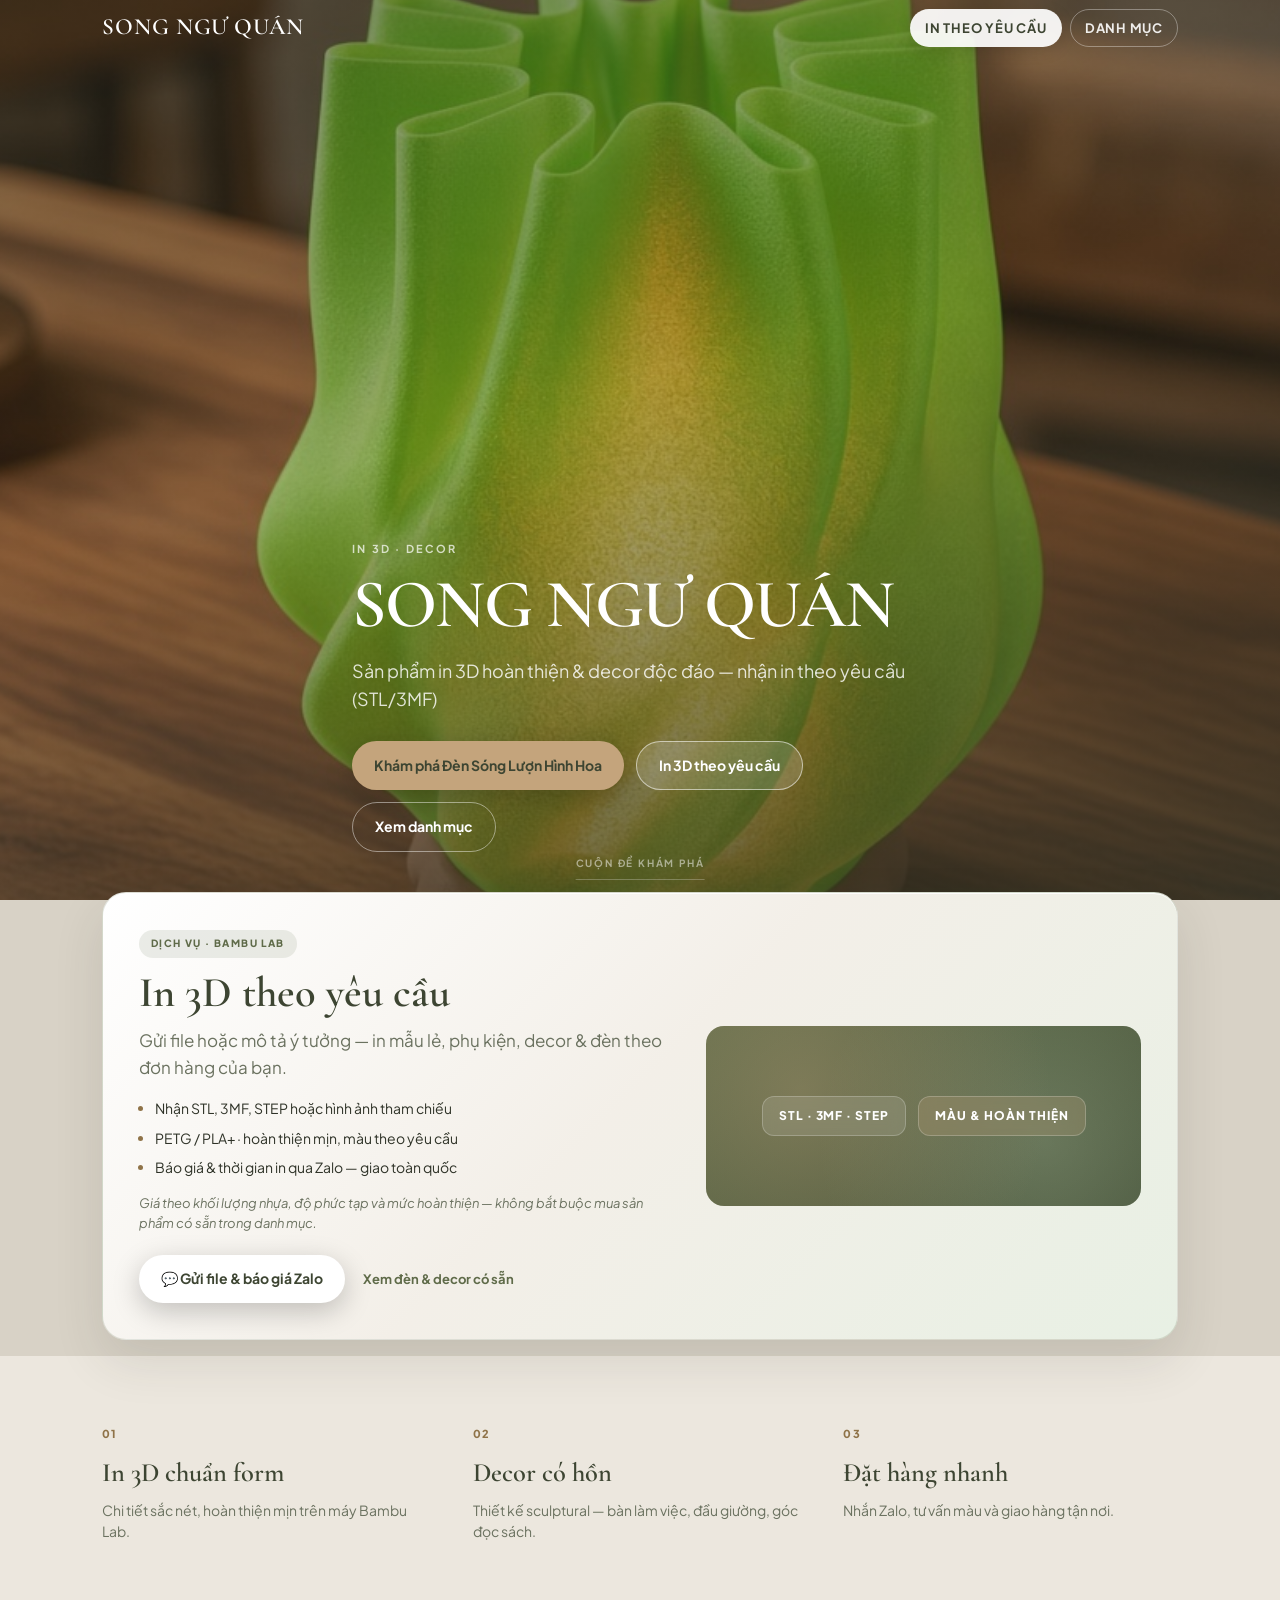
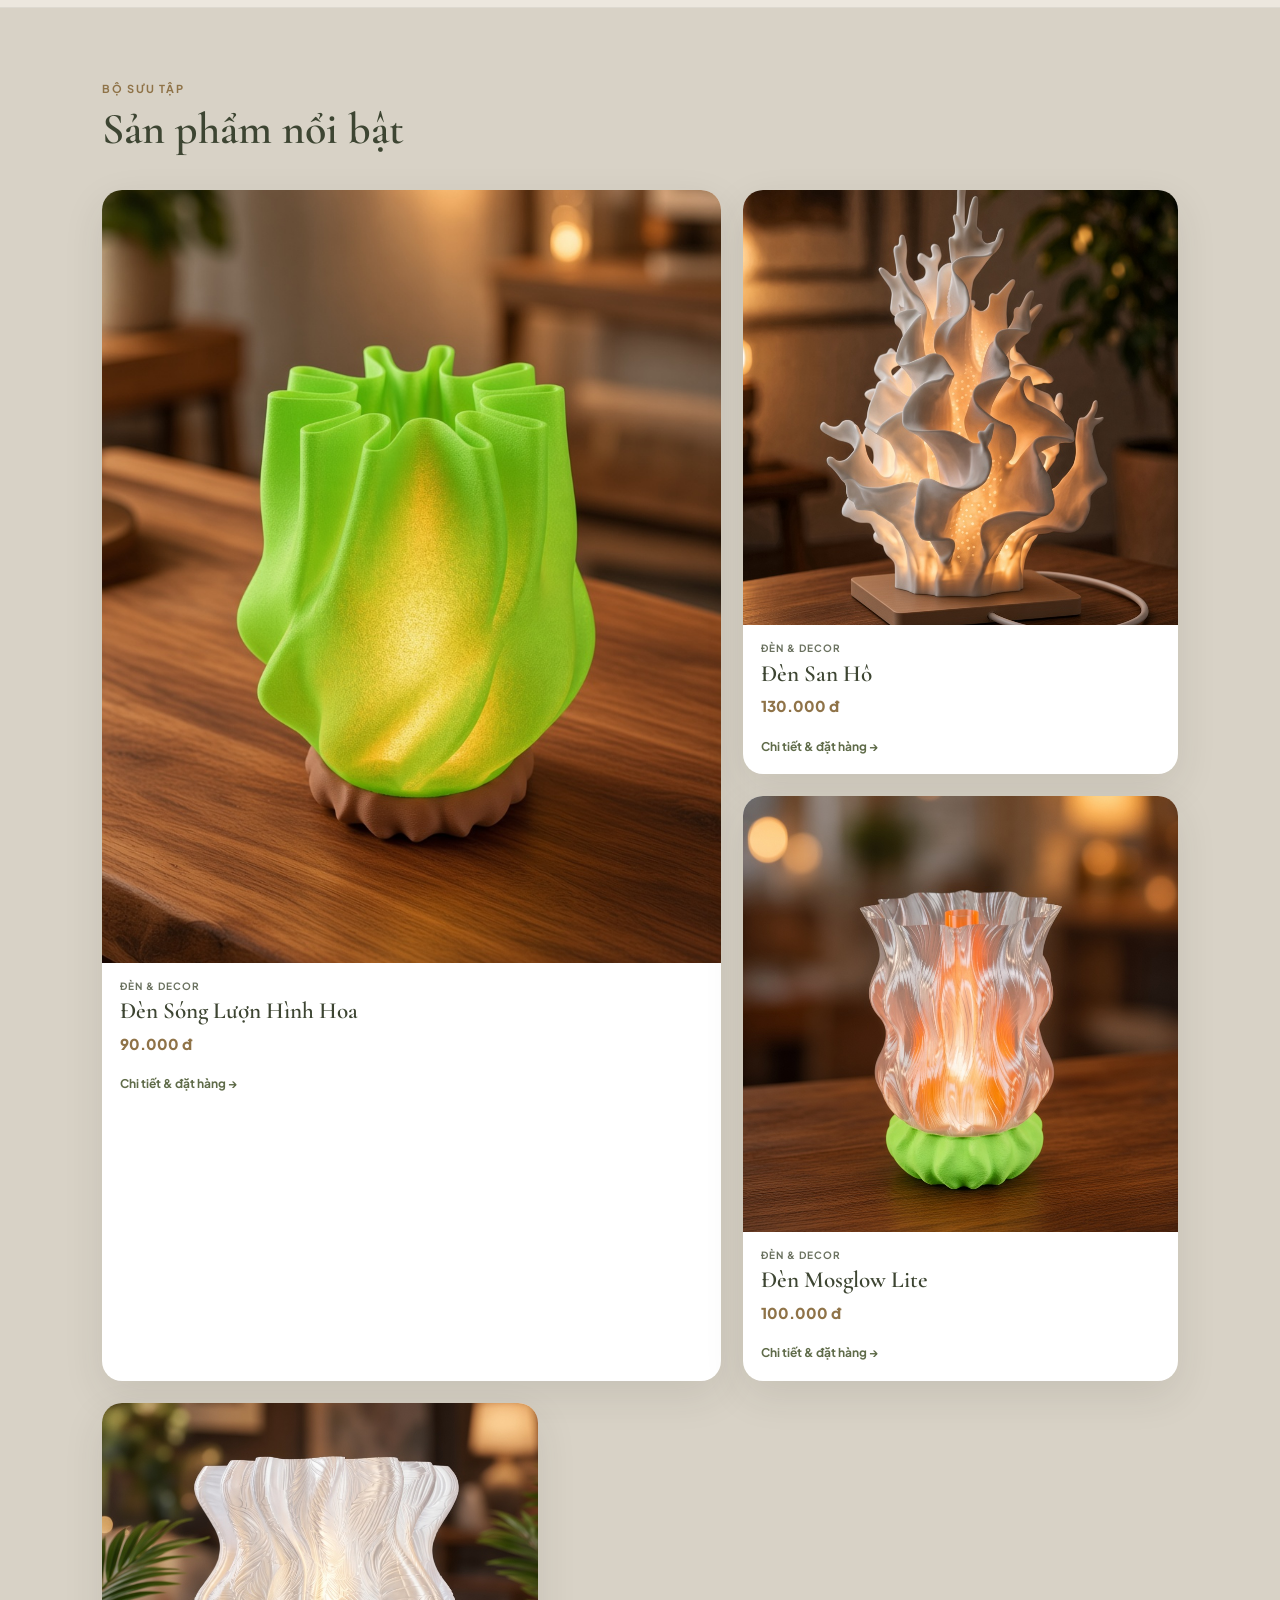
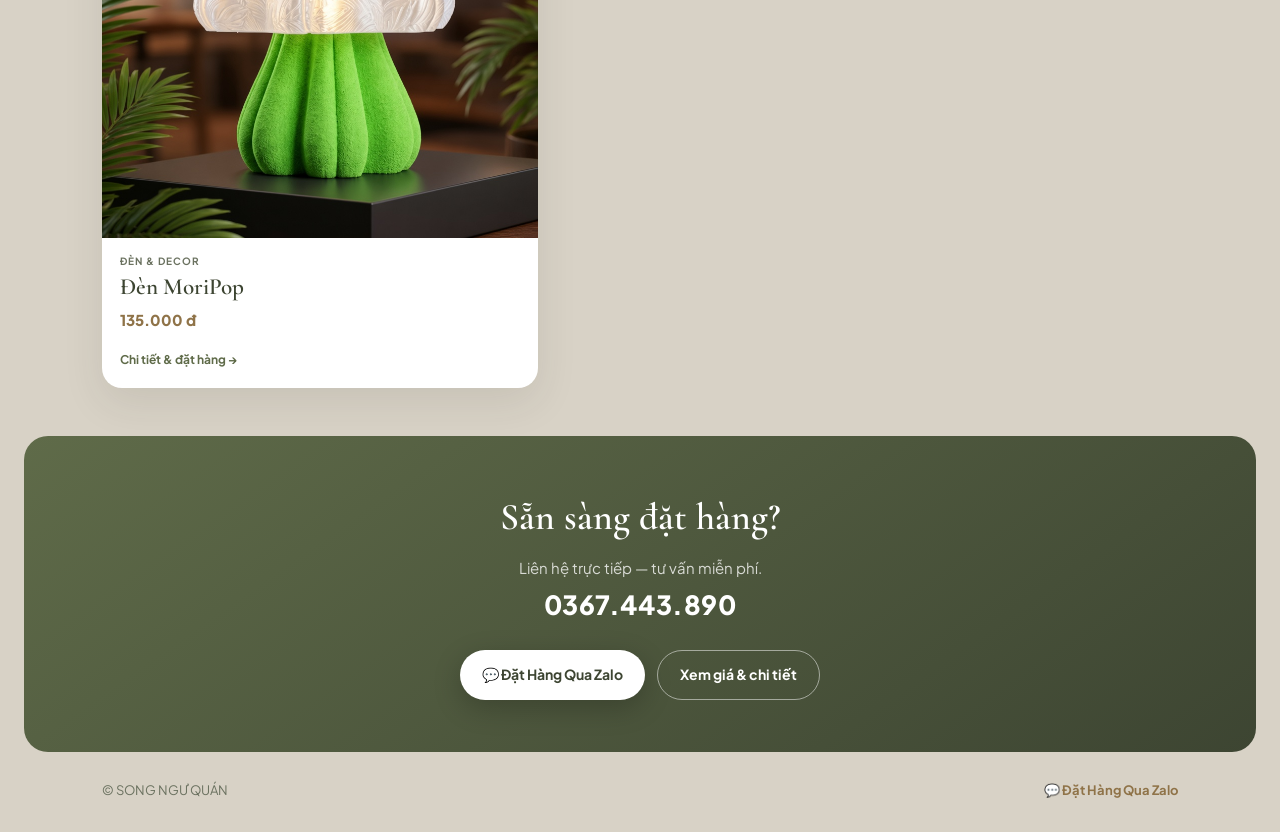
<file: index.html>
<!DOCTYPE html>
<html lang="vi">
<head>
  <meta charset="UTF-8" />
  <meta name="viewport" content="width=device-width, initial-scale=1.0" />
  <script>
    window.__CATALOG_ASSET_BASE__ = (function () {
      var host = location.hostname;
      if (/\.github\.io$/i.test(host)) {
        var parts = location.pathname.split('/').filter(Boolean);
        if (parts[0]) return '/' + parts[0] + '/';
      }
      var path = location.pathname;
      if (/\.html?$/i.test(path)) return path.slice(0, path.lastIndexOf('/') + 1);
      if (path.endsWith('/')) return path;
      if (/^\/[^/]+$/.test(path)) {
        var page = path.slice(1).toLowerCase();
        if (page === 'catalog' || page === 'index' || page === 'qr') return '/';
        return path + '/';
      }
      return '/';
    })();
  </script>
  <title>Song Ngư Quán</title>
  <link rel="preconnect" href="https://fonts.googleapis.com">
  <link rel="preconnect" href="https://fonts.gstatic.com" crossorigin>
  <link href="https://fonts.googleapis.com/css2?family=Cormorant+Garamond:ital,wght@0,500;0,600;1,500&family=Plus+Jakarta+Sans:wght@400;500;600;700;800&display=swap" rel="stylesheet">
  <link rel="stylesheet" href="assets/css/home.css" id="home-css" />
  <script>
    (function () {
      var base = window.__CATALOG_ASSET_BASE__;
      document.getElementById('home-css').href = base + 'assets/css/home.css?v=4';
    })();
  </script>
</head>
<body class="theme-home">

  <header class="home-nav" id="home-nav">
    <div class="home-container home-nav-inner">
      <a class="home-nav-brand" id="nav-brand" href="#">SONG NGƯ QUÁN</a>
      <nav class="home-nav-actions">
        <a class="home-nav-link home-nav-link--accent" id="home-nav-custom-print" href="#home-custom-print">In theo yêu cầu</a>
        <a class="home-nav-link" id="home-nav-catalog" href="catalog.html">Danh mục</a>
      </nav>
    </div>
  </header>

  <section class="home-hero" id="home-hero" aria-labelledby="home-title">
    <div class="home-hero-bg" id="home-hero-bg" aria-hidden="true"></div>
    <div class="home-hero-scrim" aria-hidden="true"></div>
    <div class="home-container home-hero-content">
      <p class="home-eyebrow" id="home-eyebrow" data-reveal>In 3D · Decor</p>
      <h1 id="home-title" data-reveal>…</h1>
      <p class="home-lead" id="home-lead" data-reveal>Đang tải…</p>
      <div class="home-hero-actions" data-reveal>
        <a class="home-cta-primary" id="home-hero-product" href="catalog.html">Khám phá sản phẩm</a>
        <a class="home-cta-primary home-cta-primary--outline" id="home-hero-custom-print" href="#home-custom-print">In 3D theo yêu cầu</a>
        <a class="home-cta-secondary" id="home-catalog-link" href="catalog.html">Xem danh mục</a>
      </div>
    </div>
    <p class="home-scroll-cue" aria-hidden="true"><span>Cuộn để khám phá</span></p>
  </section>

  <section class="home-custom-print" id="home-custom-print" aria-labelledby="home-custom-print-title" hidden>
    <div class="home-container home-custom-print-inner" id="home-custom-print-root" data-reveal></div>
  </section>

  <section class="home-trust" aria-label="Cam kết chất lượng">
    <div class="home-container home-trust-grid">
      <div class="home-trust-item" data-reveal>
        <span class="home-trust-num">01</span>
        <h2>In 3D chuẩn form</h2>
        <p>Chi tiết sắc nét, hoàn thiện mịn trên máy Bambu Lab.</p>
      </div>
      <div class="home-trust-item" data-reveal>
        <span class="home-trust-num">02</span>
        <h2>Decor có hồn</h2>
        <p>Thiết kế sculptural — bàn làm việc, đầu giường, góc đọc sách.</p>
      </div>
      <div class="home-trust-item" data-reveal>
        <span class="home-trust-num">03</span>
        <h2>Đặt hàng nhanh</h2>
        <p>Nhắn Zalo, tư vấn màu và giao hàng tận nơi.</p>
      </div>
    </div>
  </section>

  <section class="home-collection" aria-labelledby="home-collection-title">
    <div class="home-container">
      <header class="home-section-head" data-reveal>
        <p class="home-section-eyebrow">Bộ sưu tập</p>
        <h2 id="home-collection-title">Sản phẩm nổi bật</h2>
      </header>
      <div id="home-root">
        <p class="home-loading">Đang tải bộ sưu tập…</p>
      </div>
    </div>
  </section>

  <section class="home-cta-band" id="home-cta-band" data-reveal>
    <div class="home-container home-cta-band-inner">
      <h2>Sẵn sàng đặt hàng?</h2>
      <p id="home-cta-lead">Liên hệ trực tiếp — tư vấn miễn phí.</p>
      <p class="home-cta-phone" id="home-cta-phone"></p>
      <div class="home-cta-band-actions">
        <a class="home-cta-primary home-cta-primary--dark" id="home-cta-zalo" href="#" target="_blank" rel="noopener noreferrer">Đặt qua Zalo</a>
        <a class="home-cta-secondary home-cta-secondary--dark" id="home-cta-catalog" href="catalog.html">Xem giá &amp; chi tiết</a>
      </div>
    </div>
  </section>

  <footer class="home-footer">
    <div class="home-container home-footer-inner">
      <p class="home-footer-copy" id="home-footer-copy">© Song Ngư Quán</p>
      <a id="home-footer-zalo" href="#" target="_blank" rel="noopener noreferrer">Liên hệ Zalo</a>
    </div>
  </footer>

  <script>
    (function () {
      var base = window.__CATALOG_ASSET_BASE__;
      var catalogHref = base + 'catalog.html';
      document.getElementById('home-catalog-link').href = catalogHref;
      document.getElementById('home-nav-catalog').href = catalogHref;
      document.getElementById('home-cta-catalog').href = catalogHref;
      var s = document.createElement('script');
      s.src = base + 'assets/js/home.js?v=3';
      s.defer = true;
      document.body.appendChild(s);
    })();
  </script>
</body>
</html>
</file>
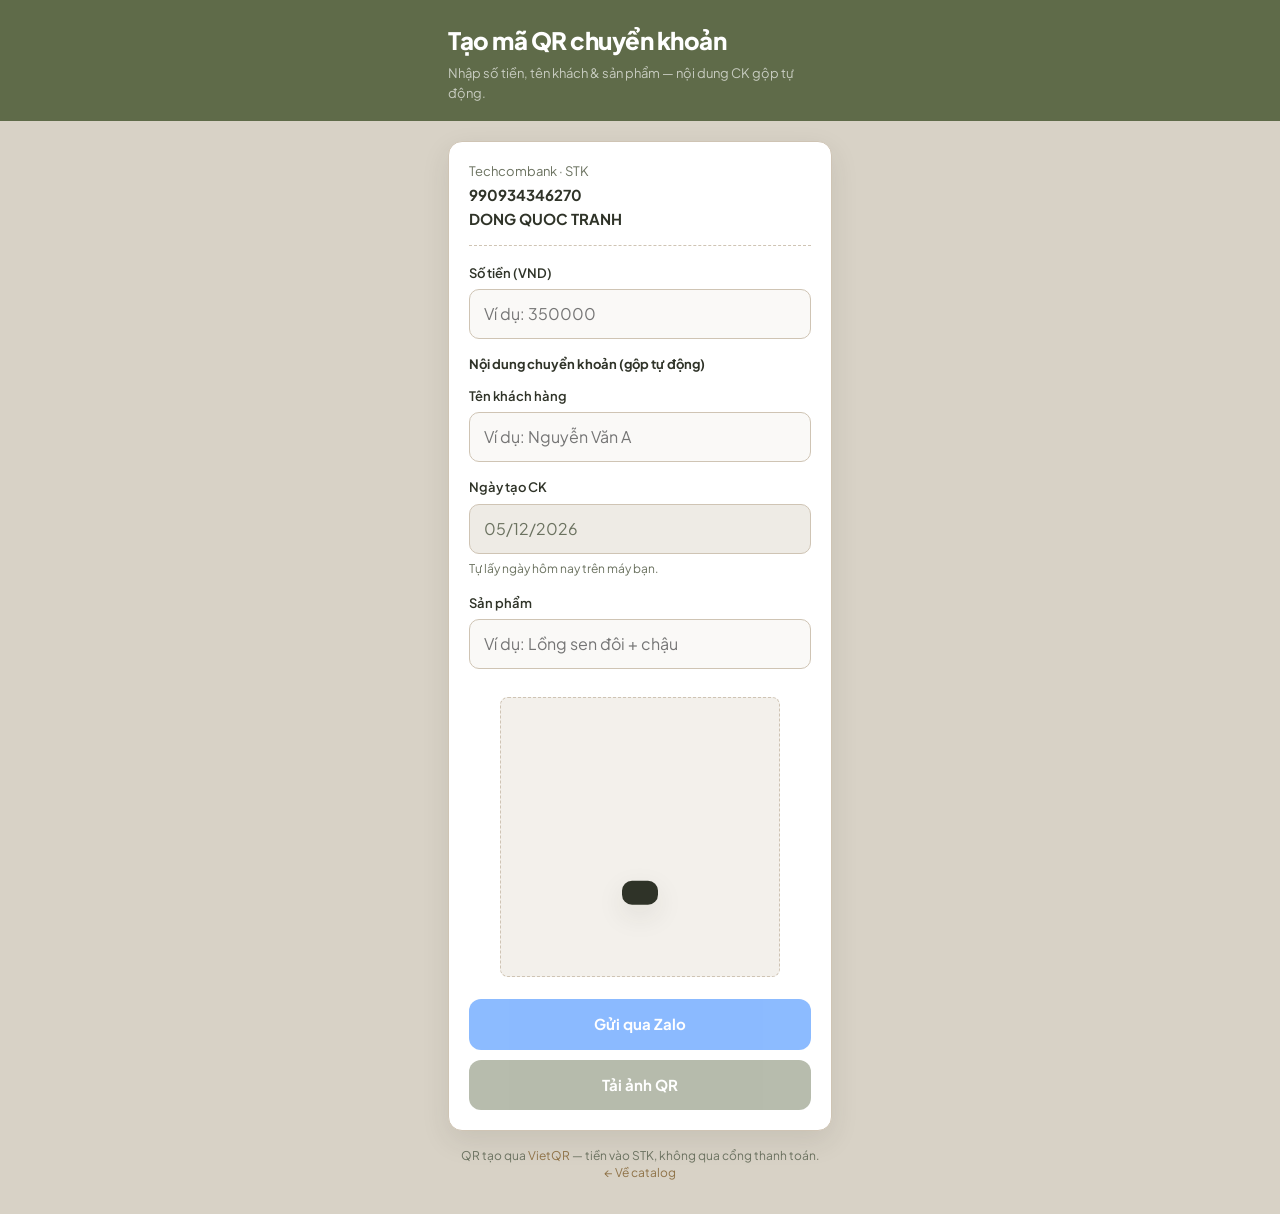
<file: qr/index.html>
<!DOCTYPE html>
<html lang="vi">
<head>
  <meta charset="UTF-8" />
  <meta name="viewport" content="width=device-width, initial-scale=1.0" />
  <meta name="robots" content="noindex, nofollow" />
  <title>Song Ngư Quán — Tạo VietQR</title>
  <link rel="preconnect" href="https://fonts.googleapis.com">
  <link rel="preconnect" href="https://fonts.gstatic.com" crossorigin>
  <link href="https://fonts.googleapis.com/css2?family=Plus+Jakarta+Sans:wght@400;600;700;800&display=swap" rel="stylesheet">
  <link rel="stylesheet" href="../assets/css/qr.css" />
</head>
<body>
  <header class="qr-hero">
    <div class="qr-wrap">
      <h1>Tạo mã QR chuyển khoản</h1>
      <p>Nhập số tiền, tên khách & sản phẩm — nội dung CK gộp tự động.</p>
    </div>
  </header>

  <main class="qr-wrap">
    <section class="qr-card" aria-labelledby="qr-form-title">
      <h2 id="qr-form-title" class="visually-hidden">Thông tin chuyển khoản</h2>

      <div class="qr-bank">
        Techcombank · STK <strong>990934346270</strong>
        <strong>DONG QUOC TRANH</strong>
      </div>

      <form id="qr-form" novalidate>
        <div class="qr-field">
          <label for="amount">Số tiền (VND)</label>
          <input
            id="amount"
            name="amount"
            type="text"
            inputmode="numeric"
            autocomplete="off"
            placeholder="Ví dụ: 350000"
            required
          />
          <p class="hint" id="amount-display"></p>
        </div>

        <fieldset class="qr-fieldset">
          <legend>Nội dung chuyển khoản (gộp tự động)</legend>
          <div class="qr-field">
            <label for="customerName">Tên khách hàng</label>
            <input
              id="customerName"
              name="customerName"
              type="text"
              autocomplete="name"
              placeholder="Ví dụ: Nguyễn Văn A"
              required
            />
          </div>
          <div class="qr-field">
            <label for="transferDate">Ngày tạo CK</label>
            <input id="transferDate" name="transferDate" type="text" readonly tabindex="-1" />
            <p class="hint">Tự lấy ngày hôm nay trên máy bạn.</p>
          </div>
          <div class="qr-field">
            <label for="product">Sản phẩm</label>
            <input
              id="product"
              name="product"
              type="text"
              autocomplete="off"
              placeholder="Ví dụ: Lồng sen đôi + chậu"
              required
            />
          </div>
        </fieldset>
      </form>

      <div class="qr-preview" id="qr-preview" aria-live="polite">
        <div class="placeholder" id="qr-placeholder" aria-hidden="true"></div>
        <img id="qr-image" alt="Mã VietQR chuyển khoản" hidden />
      </div>

      <dl class="qr-summary" id="qr-summary" hidden>
        <dt>Số tiền</dt>
        <dd id="sum-amount">—</dd>
        <dt>Nội dung CK</dt>
        <dd id="sum-addInfo">—</dd>
      </dl>

      <div class="qr-actions qr-actions--duo">
        <button type="button" class="qr-btn qr-btn-primary" id="btn-zalo" disabled>
          Gửi qua Zalo
        </button>
        <button type="button" class="qr-btn qr-btn-secondary" id="btn-download" disabled>
          Tải ảnh QR
        </button>
      </div>
    </section>

    <p class="qr-foot">
      QR tạo qua <a href="https://vietqr.io" target="_blank" rel="noopener">VietQR</a> — tiền vào STK, không qua cổng thanh toán.
      <br />
      <a href="../index.html">← Về catalog</a>
    </p>
  </main>

  <div class="qr-toast" id="toast" role="status" aria-live="polite"></div>

  <style>
    .visually-hidden {
      position: absolute;
      width: 1px;
      height: 1px;
      padding: 0;
      margin: -1px;
      overflow: hidden;
      clip: rect(0, 0, 0, 0);
      border: 0;
    }
  </style>

  <script>
    (function () {
      var BANK_ID = '970407';
      var ACCOUNT_NO = '990934346270';
      var ACCOUNT_NAME = 'DONG QUOC TRANH';
      var TEMPLATE = 'compact2';

      var amountInput = document.getElementById('amount');
      var customerInput = document.getElementById('customerName');
      var productInput = document.getElementById('product');
      var transferDateInput = document.getElementById('transferDate');
      var amountDisplay = document.getElementById('amount-display');
      var qrImage = document.getElementById('qr-image');
      var qrPlaceholder = document.getElementById('qr-placeholder');
      var qrSummary = document.getElementById('qr-summary');
      var sumAmount = document.getElementById('sum-amount');
      var sumAddInfo = document.getElementById('sum-addInfo');
      var btnZalo = document.getElementById('btn-zalo');
      var btnDownload = document.getElementById('btn-download');
      var toast = document.getElementById('toast');

      var todayMeta = (function () {
        var d = new Date();
        var dd = String(d.getDate()).padStart(2, '0');
        var mm = String(d.getMonth() + 1).padStart(2, '0');
        var yyyy = d.getFullYear();
        return {
          display: dd + '/' + mm + '/' + yyyy,
          compact: dd + mm + String(yyyy).slice(-2),
        };
      })();
      transferDateInput.value = todayMeta.display;

      var state = {
        amount: 0,
        addInfo: '',
        qrUrl: '',
        blob: null,
      };

      function parseAmount(raw) {
        var digits = String(raw || '').replace(/\D/g, '');
        if (!digits) return 0;
        var n = parseInt(digits, 10);
        return isFinite(n) && n > 0 ? n : 0;
      }

      function formatVnd(n) {
        return new Intl.NumberFormat('vi-VN').format(n) + ' ₫';
      }

      function showToast(msg) {
        toast.textContent = msg;
        toast.classList.add('is-visible');
        clearTimeout(showToast._t);
        showToast._t = setTimeout(function () {
          toast.classList.remove('is-visible');
        }, 2800);
      }

      function buildQrUrl(amount, addInfo) {
        var base =
          'https://img.vietqr.io/image/' +
          BANK_ID +
          '-' +
          ACCOUNT_NO +
          '-' +
          TEMPLATE +
          '.jpg';
        var params = new URLSearchParams();
        params.set('amount', String(amount));
        params.set('addInfo', addInfo);
        params.set('accountName', ACCOUNT_NAME);
        return base + '?' + params.toString();
      }

      function normalizePart(s) {
        return String(s || '')
          .trim()
          .replace(/\s+/g, ' ')
          .replace(/[^\w\sÀ-ỹ.-]/gi, '');
      }

      function buildAddInfo(customer, product) {
        var parts = [normalizePart(customer), todayMeta.compact, normalizePart(product)].filter(
          function (p) {
            return p.length > 0;
          }
        );
        return parts.join(' ').slice(0, 50);
      }

      function buildShareText() {
        return (
          'Song Ngư Quán — chuyển khoản\n' +
          'Số tiền: ' +
          formatVnd(state.amount) +
          '\nNội dung CK: ' +
          state.addInfo +
          '\nTK: ' +
          ACCOUNT_NO +
          ' (' +
          ACCOUNT_NAME +
          ') · Techcombank'
        );
      }

      function setButtonsEnabled(ok) {
        btnZalo.disabled = !ok;
        btnDownload.disabled = !ok;
      }

      function updateFromInputs() {
        var amount = parseAmount(amountInput.value);
        var addInfo = buildAddInfo(customerInput.value, productInput.value);

        if (amount > 0) {
          amountDisplay.textContent = formatVnd(amount);
        } else {
          amountDisplay.textContent = '';
        }

        var hasCustomer = normalizePart(customerInput.value).length > 0;
        var hasProduct = normalizePart(productInput.value).length > 0;
        var ok = amount > 0 && hasCustomer && hasProduct;
        setButtonsEnabled(ok);

        if (!ok) {
          state.amount = 0;
          state.addInfo = '';
          state.qrUrl = '';
          state.blob = null;
          qrImage.hidden = true;
          qrImage.removeAttribute('src');
          qrPlaceholder.hidden = false;
          qrSummary.hidden = true;
          return;
        }

        state.amount = amount;
        state.addInfo = addInfo;
        state.qrUrl = buildQrUrl(amount, addInfo);
        state.blob = null;

        qrPlaceholder.hidden = true;
        qrImage.hidden = false;
        qrImage.src = state.qrUrl;
        qrSummary.hidden = false;
        sumAmount.textContent = formatVnd(amount);
        sumAddInfo.textContent = addInfo;
      }

      function prefetchBlob() {
        if (!state.qrUrl) return Promise.reject(new Error('no qr'));
        if (state.blob) return Promise.resolve(state.blob);
        return fetch(state.qrUrl, { mode: 'cors' })
          .then(function (res) {
            if (!res.ok) throw new Error('fetch qr');
            return res.blob();
          })
          .then(function (blob) {
            state.blob = blob;
            return blob;
          });
      }

      function blobToFile(blob) {
        var name = 'SNQ-VietQR-' + state.addInfo.replace(/[^\w-]+/g, '_') + '.jpg';
        return new File([blob], name, { type: blob.type || 'image/jpeg' });
      }

      function shareToZalo() {
        if (!state.qrUrl) return;
        var text = buildShareText();

        prefetchBlob()
          .then(function (blob) {
            var file = blobToFile(blob);
            if (navigator.share && navigator.canShare && navigator.canShare({ files: [file] })) {
              return navigator.share({
                title: 'Chuyển khoản Song Ngư Quán',
                text: text,
                files: [file],
              });
            }
            if (navigator.clipboard && window.ClipboardItem) {
              return navigator.clipboard
                .write([new ClipboardItem({ [blob.type || 'image/jpeg']: blob })])
                .then(function () {
                  showToast('Đã copy ảnh QR — mở Zalo, dán (Ctrl+V) vào chat khách');
                });
            }
            triggerDownload(blob);
            showToast('Đã tải ảnh — gửi file vào Zalo cho khách');
          })
          .catch(function () {
            showToast('Không chia sẻ được — thử Tải ảnh QR');
          });
      }

      function triggerDownload(blob) {
        var url = URL.createObjectURL(blob);
        var a = document.createElement('a');
        a.href = url;
        a.download = blobToFile(blob).name;
        a.click();
        URL.revokeObjectURL(url);
      }

      function downloadQr() {
        prefetchBlob()
          .then(triggerDownload)
          .catch(function () {
            if (state.qrUrl) {
              window.open(state.qrUrl, '_blank', 'noopener');
              showToast('Đang mở ảnh QR — giữ để lưu (mobile)');
            }
          });
      }

      amountInput.addEventListener('input', updateFromInputs);
      customerInput.addEventListener('input', updateFromInputs);
      productInput.addEventListener('input', updateFromInputs);

      var params = new URLSearchParams(location.search);
      if (params.get('amount')) amountInput.value = params.get('amount');
      if (params.get('customer')) customerInput.value = params.get('customer');
      if (params.get('product')) productInput.value = params.get('product');
      updateFromInputs();

      btnZalo.addEventListener('click', shareToZalo);
      btnDownload.addEventListener('click', downloadQr);
    })();
  </script>
</body>
</html>
</file>
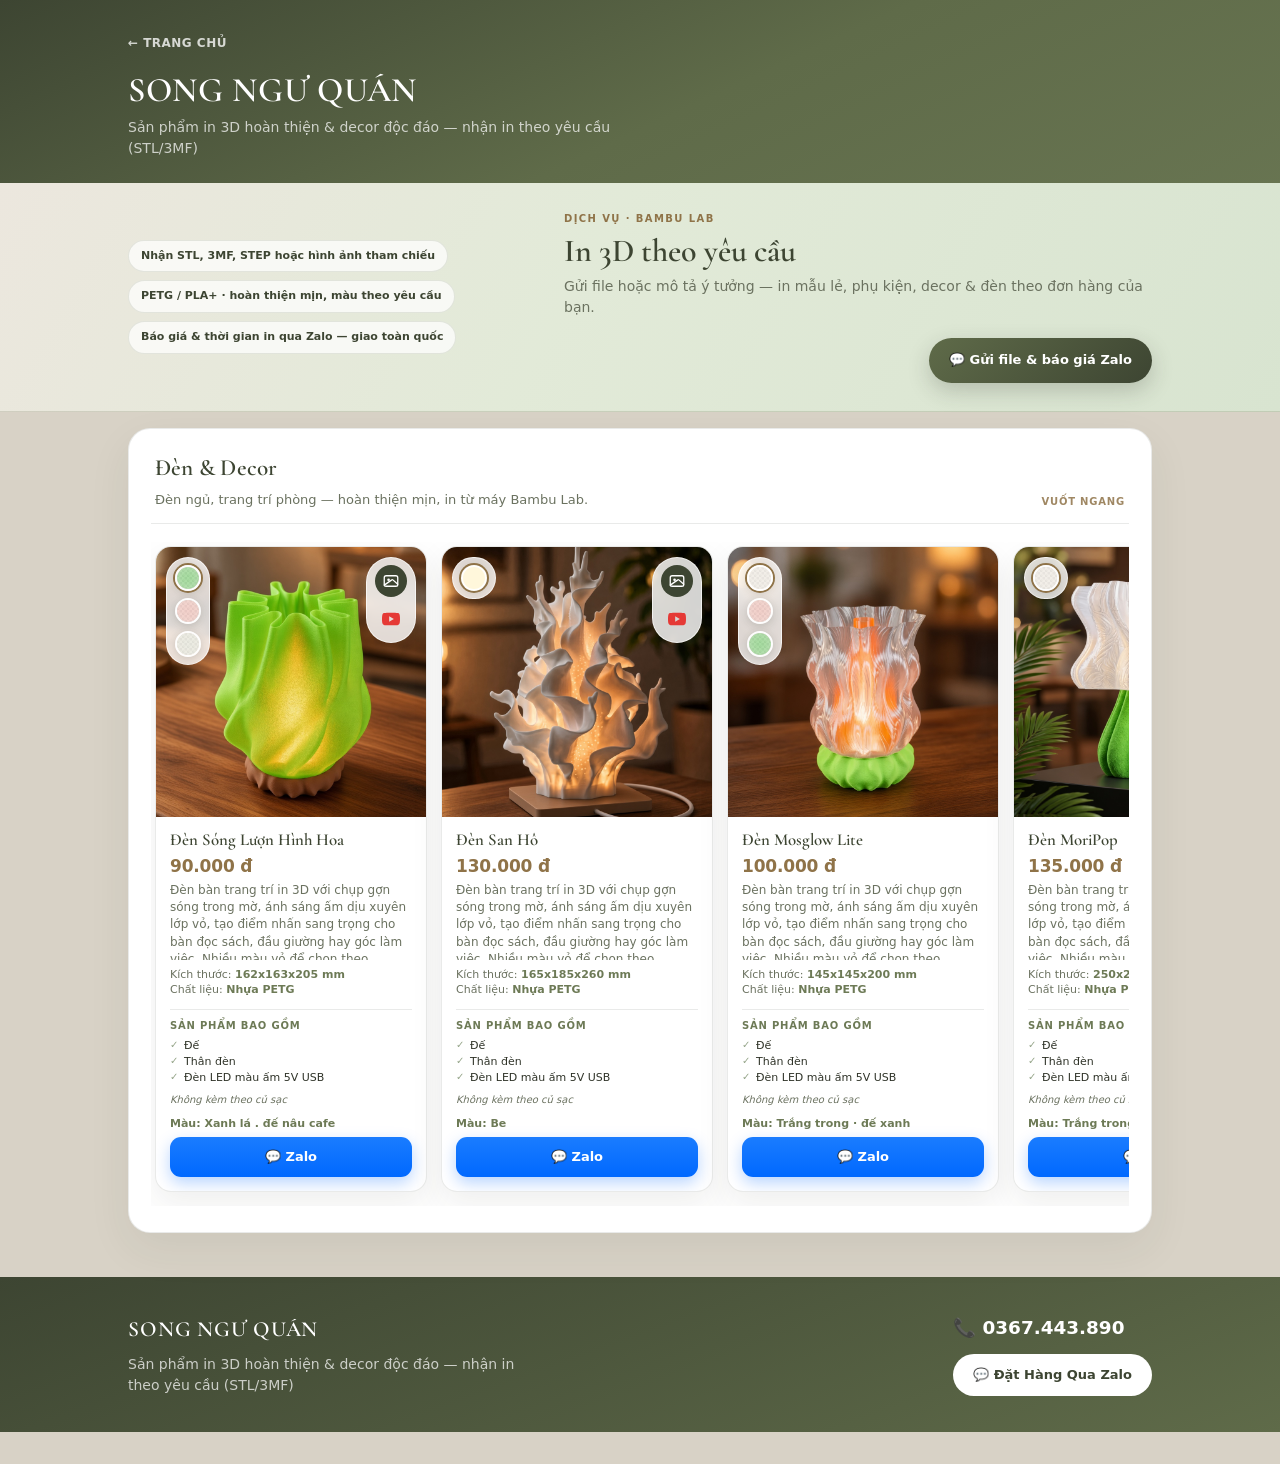
<file: catalog.html>
<!DOCTYPE html>
<html lang="vi">
<head>
  <meta charset="UTF-8" />
  <meta name="viewport" content="width=device-width, initial-scale=1.0" />
  <script>
    window.__CATALOG_ASSET_BASE__ = (function () {
      var host = location.hostname;
      if (/\.github\.io$/i.test(host)) {
        var parts = location.pathname.split('/').filter(Boolean);
        if (parts[0]) return '/' + parts[0] + '/';
      }
      var path = location.pathname;
      if (/\.html?$/i.test(path)) return path.slice(0, path.lastIndexOf('/') + 1);
      if (path.endsWith('/')) return path;
      if (/^\/[^/]+$/.test(path)) {
        var page = path.slice(1).toLowerCase();
        if (page === 'catalog' || page === 'index' || page === 'qr') return '/';
        return path + '/';
      }
      return '/';
    })();
  </script>
  <title>Danh mục — Song Ngư Quán</title>
  <style>
    body.theme-b { margin: 0; font-family: system-ui, sans-serif; background: #d8d2c6; }
    .site-intro-band { background: #5f6b49; color: #fff; padding: 16px 0 14px; }
    .site-bar { background: #5f6b49; }
    .catalog-loading { text-align: center; padding: 2rem; color: #6b6560; }
  </style>
  <link rel="preconnect" href="https://fonts.googleapis.com">
  <link rel="preconnect" href="https://fonts.gstatic.com" crossorigin>
  <link href="https://fonts.googleapis.com/css2?family=Cormorant+Garamond:ital,wght@0,500;0,600&family=Plus+Jakarta+Sans:wght@400;500;600;700;800&display=swap" rel="stylesheet">
  <link rel="stylesheet" href="assets/css/catalog.css" id="catalog-css" />
  <script>
    (function () {
      var base = window.__CATALOG_ASSET_BASE__;
      document.getElementById('catalog-css').href = base + 'assets/css/catalog.css?v=26';
    })();
  </script>
</head>
<body class="theme-b theme-catalog">

  <section class="site-intro-band" id="site-intro">
    <div class="catalog-container site-intro-row">
      <a class="back-home" id="back-home" href="index.html">← Trang chủ</a>
      <div class="site-intro-text">
        <h1 id="site-title">…</h1>
        <p id="site-subtitle">Đang tải danh mục…</p>
      </div>
    </div>
  </section>

  <header class="site-bar" id="site-bar">
    <div class="catalog-container site-toolbar">
      <nav class="category-nav" aria-label="Danh mục sản phẩm">
        <div class="category-nav-inner" id="category-nav-inner"></div>
      </nav>
    </div>
  </header>

  <aside class="custom-print-promo" id="custom-print-promo" hidden aria-label="In 3D theo yêu cầu"></aside>

  <div class="catalog-container catalog-main">
    <main id="catalog-root">
      <p class="catalog-loading">Đang tải sản phẩm…</p>
    </main>
  </div>

  <footer class="site-footer" id="site-footer">
    <div class="catalog-container site-footer-inner">
      <div class="site-footer-brand-block">
        <p class="site-footer-brand" id="footer-brand">SONG NGƯ QUÁN</p>
        <p class="site-footer-tagline" id="footer-tagline"></p>
      </div>
      <div class="site-footer-contact">
        <p class="site-footer-phone" id="footer-phone"></p>
        <a class="site-footer-zalo" id="footer-zalo" href="#" target="_blank" rel="noopener noreferrer">Liên hệ Zalo</a>
      </div>
    </div>
  </footer>

  <noscript>
    <p style="text-align:center;padding:2rem">Trang cần bật JavaScript để hiển thị danh mục.</p>
  </noscript>

  <script>
    (function () {
      var base = window.__CATALOG_ASSET_BASE__;
      var back = document.getElementById('back-home');
      if (back) back.href = base + 'index.html';
      var s = document.createElement('script');
      s.src = base + 'assets/js/catalog.js?v=26';
      s.defer = true;
      s.onerror = function () {
        var root = document.getElementById('catalog-root');
        if (root) {
          root.innerHTML =
            '<div class="catalog-error"><strong>Không tải được catalog.js</strong><p>URL: ' +
            s.src + '</p></div>';
        }
      };
      document.body.appendChild(s);
    })();
  </script>
</body>
</html>
</file>
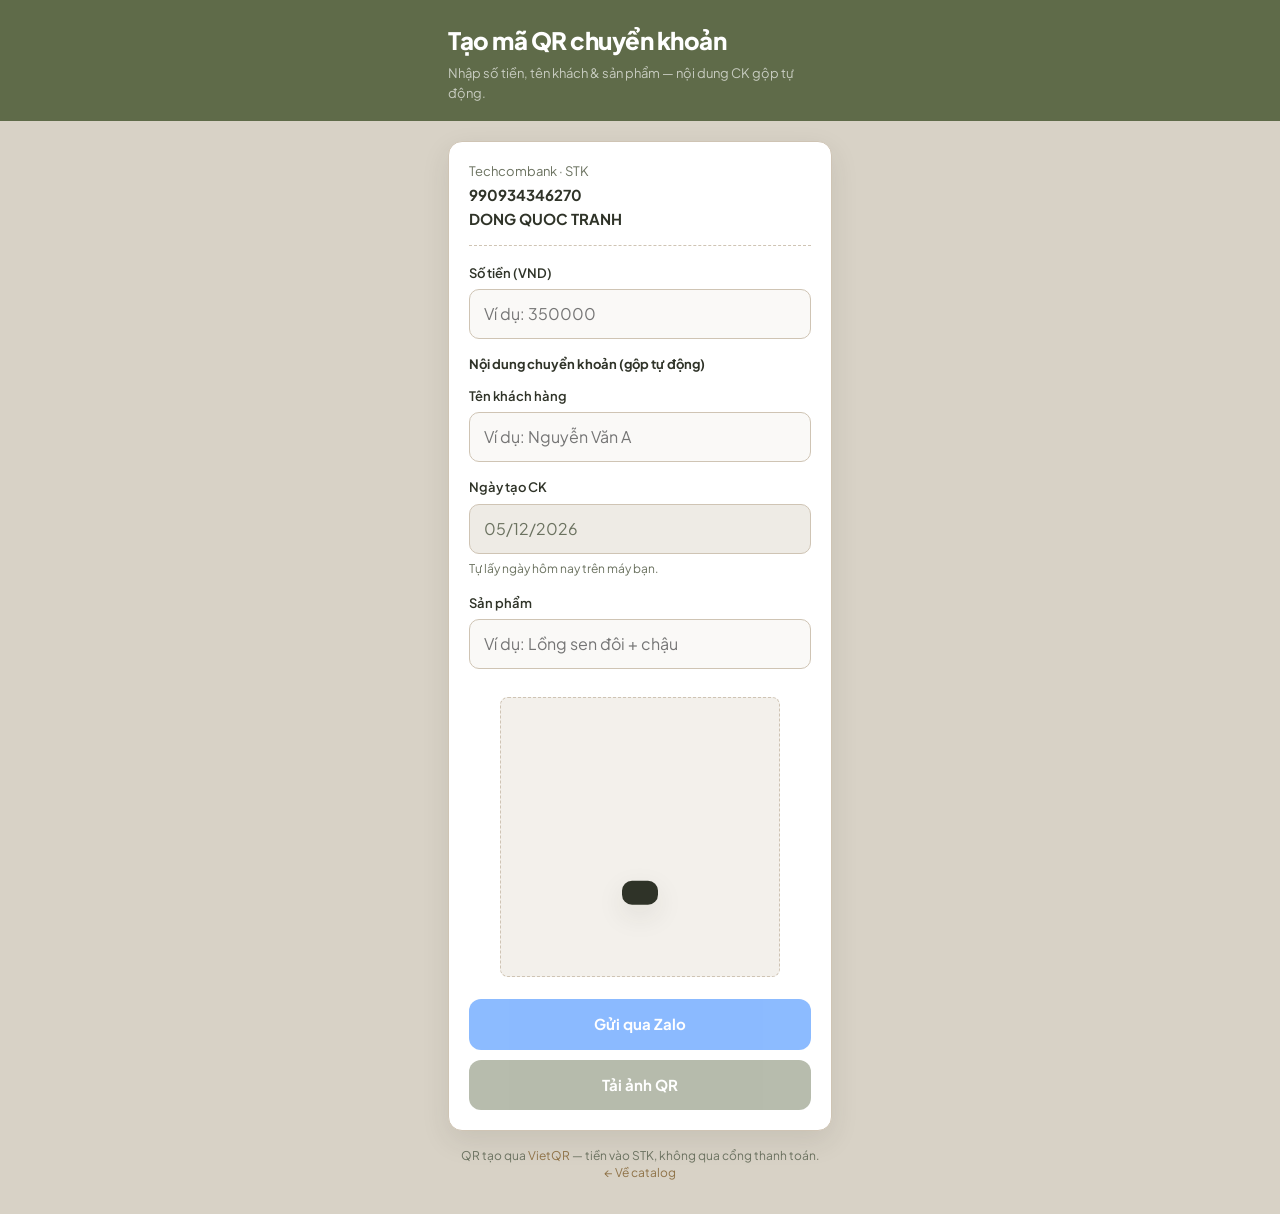
<file: qr.html>
<!DOCTYPE html>
<html lang="vi">
<head>
  <meta charset="UTF-8" />
  <meta name="viewport" content="width=device-width, initial-scale=1.0" />
  <meta http-equiv="refresh" content="0;url=qr/" />
  <link rel="canonical" href="qr/" />
  <title>Chuyển hướng…</title>
  <script>
    location.replace('qr/' + (location.search || '') + (location.hash || ''));
  </script>
</head>
<body>
  <p><a href="qr/">Mở trang Tạo VietQR</a></p>
</body>
</html>
</file>
<file: assets/css/home.css>
:root {
  --b-ink: #5f6b49;
  --b-ink-deep: #3d4532;
  --b-sage: #95a589;
  --b-cream: #d8d2c6;
  --b-cream-deep: #ece7de;
  --b-surface: #ffffff;
  --b-accent: #c4a47c;
  --b-accent-deep: #8f7348;
  --b-text: #2f3328;
  --b-muted: #6b7260;
  --page-gutter: clamp(20px, 5.5vw, 32px);
  --nav-height: 56px;
  --font-display: 'Cormorant Garamond', Georgia, serif;
  --font-body: 'Plus Jakarta Sans', system-ui, sans-serif;
  --ease-out: cubic-bezier(0.22, 1, 0.36, 1);
}

* {
  box-sizing: border-box;
  margin: 0;
  padding: 0;
}

html {
  scroll-behavior: smooth;
}

body.theme-home {
  font-family: var(--font-body);
  background: var(--b-cream);
  color: var(--b-text);
  line-height: 1.55;
}

.home-container {
  max-width: 1140px;
  margin: 0 auto;
  padding-left: max(var(--page-gutter), env(safe-area-inset-left, 0px));
  padding-right: max(var(--page-gutter), env(safe-area-inset-right, 0px));
}

/* —— Nav —— */
.home-nav {
  position: fixed;
  inset: 0 0 auto 0;
  z-index: 100;
  height: var(--nav-height);
  display: flex;
  align-items: center;
  transition: background 0.35s var(--ease-out), box-shadow 0.35s var(--ease-out);
}

.home-nav.is-scrolled {
  background: rgba(216, 210, 198, 0.88);
  backdrop-filter: blur(14px);
  -webkit-backdrop-filter: blur(14px);
  box-shadow: 0 1px 0 rgba(47, 51, 40, 0.08);
}

.home-nav-inner {
  display: flex;
  align-items: center;
  justify-content: space-between;
  width: 100%;
}

.home-nav-actions {
  display: flex;
  flex-wrap: wrap;
  align-items: center;
  justify-content: flex-end;
  gap: 8px;
}

.home-nav-brand {
  font-family: var(--font-display);
  font-size: clamp(1.15rem, 3vw, 1.45rem);
  font-weight: 600;
  letter-spacing: 0.04em;
  text-transform: uppercase;
  color: #fff;
  text-decoration: none;
  transition: color 0.3s ease;
}

.home-nav.is-scrolled .home-nav-brand {
  color: var(--b-ink-deep);
}

.home-nav-link {
  font-size: 13px;
  font-weight: 700;
  letter-spacing: 0.06em;
  text-transform: uppercase;
  color: rgba(255, 255, 255, 0.9);
  text-decoration: none;
  padding: 8px 14px;
  border-radius: 999px;
  border: 1px solid rgba(255, 255, 255, 0.35);
  transition: background 0.25s ease, color 0.25s ease, border-color 0.25s ease;
}

.home-nav.is-scrolled .home-nav-link {
  color: var(--b-ink-deep);
  border-color: rgba(47, 51, 40, 0.2);
}

.home-nav-link:hover {
  background: rgba(255, 255, 255, 0.12);
}

.home-nav.is-scrolled .home-nav-link:hover {
  background: rgba(47, 51, 40, 0.06);
}

.home-nav-link--accent {
  background: rgba(255, 255, 255, 0.92);
  color: var(--b-ink-deep);
  border-color: transparent;
  box-shadow: 0 4px 16px rgba(0, 0, 0, 0.12);
}

.home-nav.is-scrolled .home-nav-link--accent {
  background: var(--b-accent);
  color: var(--b-ink-deep);
  border-color: transparent;
}

/* —— Hero —— */
.home-hero {
  position: relative;
  min-height: 100svh;
  min-height: 100dvh;
  display: flex;
  align-items: flex-end;
  padding: calc(var(--nav-height) + 32px) 0 48px;
  overflow: hidden;
}

.home-hero-bg {
  position: absolute;
  inset: 0;
  background: var(--b-ink-deep) center / cover no-repeat;
  transform: scale(1.06);
  animation: heroKenBurns 18s var(--ease-out) infinite alternate;
}

@keyframes heroKenBurns {
  from {
    transform: scale(1.06) translate3d(0, 0, 0);
  }
  to {
    transform: scale(1.12) translate3d(-1%, -1%, 0);
  }
}

.home-hero-scrim {
  position: absolute;
  inset: 0;
  background: linear-gradient(
    165deg,
    rgba(47, 51, 40, 0.55) 0%,
    rgba(47, 51, 40, 0.35) 45%,
    rgba(47, 51, 40, 0.82) 100%
  );
}

.home-hero-content {
  position: relative;
  z-index: 1;
  color: #fff;
  max-width: 640px;
}

.home-eyebrow {
  font-size: 11px;
  font-weight: 700;
  letter-spacing: 0.2em;
  text-transform: uppercase;
  color: rgba(255, 255, 255, 0.72);
  margin-bottom: 12px;
}

.home-hero h1 {
  font-family: var(--font-display);
  font-size: clamp(2.5rem, 9vw, 4.25rem);
  font-weight: 600;
  line-height: 1.05;
  letter-spacing: -0.02em;
}

.home-lead {
  margin-top: 16px;
  font-size: clamp(15px, 3.2vw, 18px);
  color: rgba(255, 255, 255, 0.82);
  max-width: 32em;
}

.home-hero-actions {
  display: flex;
  flex-wrap: wrap;
  gap: 12px;
  margin-top: 28px;
}

.home-cta-primary,
.home-cta-secondary {
  display: inline-flex;
  align-items: center;
  justify-content: center;
  padding: 13px 22px;
  border-radius: 999px;
  font-size: 14px;
  font-weight: 700;
  text-decoration: none;
  transition: transform 0.25s var(--ease-out), box-shadow 0.25s ease, background 0.25s ease;
}

.home-cta-primary {
  background: var(--b-accent);
  color: var(--b-ink-deep);
  box-shadow: 0 8px 28px rgba(0, 0, 0, 0.22);
}

.home-cta-primary:hover {
  transform: translateY(-2px);
  box-shadow: 0 12px 32px rgba(0, 0, 0, 0.28);
}

.home-cta-primary--dark {
  background: #fff;
  color: var(--b-ink-deep);
}

.home-cta-primary--outline {
  background: rgba(255, 255, 255, 0.14);
  color: #fff;
  border: 1px solid rgba(255, 255, 255, 0.55);
  box-shadow: none;
}

.home-cta-primary--outline:hover {
  background: rgba(255, 255, 255, 0.22);
}

.home-cta-secondary {
  border: 1px solid rgba(255, 255, 255, 0.45);
  color: #fff;
  background: transparent;
}

.home-cta-secondary:hover {
  background: rgba(255, 255, 255, 0.1);
}

.home-cta-secondary--dark {
  border-color: rgba(255, 255, 255, 0.5);
  color: #fff;
}

.home-scroll-cue {
  position: absolute;
  bottom: 20px;
  left: 50%;
  transform: translateX(-50%);
  z-index: 1;
  font-size: 10px;
  font-weight: 700;
  letter-spacing: 0.18em;
  text-transform: uppercase;
  color: rgba(255, 255, 255, 0.5);
  animation: scrollCue 2.4s ease-in-out infinite;
}

.home-scroll-cue span {
  display: block;
  padding-bottom: 8px;
  border-bottom: 1px solid rgba(255, 255, 255, 0.25);
}

@keyframes scrollCue {
  0%,
  100% {
    opacity: 0.45;
    transform: translateX(-50%) translateY(0);
  }
  50% {
    opacity: 1;
    transform: translateX(-50%) translateY(6px);
  }
}

/* —— Reveal —— */
[data-reveal] {
  opacity: 0;
  transform: translateY(22px);
  transition:
    opacity 0.75s var(--ease-out) var(--reveal-delay, 0ms),
    transform 0.85s var(--ease-out) var(--reveal-delay, 0ms);
}

[data-reveal].is-visible {
  opacity: 1;
  transform: translateY(0);
}

@media (prefers-reduced-motion: reduce) {
  .home-hero-bg {
    animation: none;
  }
  .home-scroll-cue {
    animation: none;
  }
  .home-custom-print-orbit {
    animation: none;
  }
  [data-reveal] {
    opacity: 1;
    transform: none;
    transition: none;
  }
}

/* —— Custom print —— */
.home-custom-print {
  padding: clamp(20px, 4vw, 32px) 0 clamp(8px, 2vw, 16px);
  margin-top: -40px;
  position: relative;
  z-index: 2;
}

.home-custom-print-card {
  display: grid;
  gap: clamp(24px, 4vw, 36px);
  padding: clamp(24px, 5vw, 36px);
  border-radius: 24px;
  background: linear-gradient(135deg, #fff 0%, #f3efe8 48%, #e8f0e4 100%);
  border: 1px solid rgba(95, 107, 73, 0.18);
  box-shadow:
    0 20px 50px rgba(47, 51, 40, 0.12),
    inset 0 1px 0 rgba(255, 255, 255, 0.9);
}

@media (min-width: 840px) {
  .home-custom-print-card {
    grid-template-columns: 1.1fr 0.9fr;
    align-items: center;
  }
}

.home-custom-print-badge {
  display: inline-block;
  font-size: 10px;
  font-weight: 800;
  letter-spacing: 0.14em;
  text-transform: uppercase;
  color: var(--b-ink);
  background: rgba(95, 107, 73, 0.12);
  padding: 6px 12px;
  border-radius: 999px;
  margin-bottom: 12px;
}

.home-custom-print-copy h2 {
  font-family: var(--font-display);
  font-size: clamp(1.85rem, 5vw, 2.65rem);
  font-weight: 600;
  color: var(--b-ink-deep);
  line-height: 1.08;
}

.home-custom-print-tagline {
  margin-top: 12px;
  font-size: clamp(15px, 3vw, 17px);
  color: var(--b-muted);
  max-width: 36em;
  line-height: 1.55;
}

.home-custom-print-list {
  margin: 18px 0 0;
  padding-left: 1.15em;
  display: grid;
  gap: 8px;
  font-size: 14px;
  color: var(--b-text);
}

.home-custom-print-list li::marker {
  color: var(--b-accent-deep);
}

.home-custom-print-note {
  margin-top: 14px;
  font-size: 13px;
  color: var(--b-muted);
  font-style: italic;
}

.home-custom-print-actions {
  display: flex;
  flex-wrap: wrap;
  align-items: center;
  gap: 14px 18px;
  margin-top: 22px;
}

.home-custom-print-link {
  font-size: 13px;
  font-weight: 700;
  color: var(--b-ink);
  text-decoration: none;
}

.home-custom-print-link:hover {
  text-decoration: underline;
}

.home-custom-print-visual {
  position: relative;
  min-height: 180px;
  border-radius: 18px;
  background: linear-gradient(145deg, var(--b-ink) 0%, #455238 100%);
  overflow: hidden;
  display: flex;
  align-items: center;
  justify-content: center;
  padding: 24px;
}

.home-custom-print-orbit {
  position: absolute;
  width: 140%;
  height: 140%;
  left: -20%;
  top: -20%;
  background: radial-gradient(circle at 30% 40%, rgba(196, 164, 124, 0.35), transparent 55%),
    radial-gradient(circle at 70% 60%, rgba(149, 165, 137, 0.4), transparent 50%);
  animation: customPrintOrbit 12s linear infinite;
}

@keyframes customPrintOrbit {
  to {
    transform: rotate(360deg);
  }
}

.home-custom-print-chip {
  position: relative;
  z-index: 1;
  font-size: 12px;
  font-weight: 800;
  letter-spacing: 0.08em;
  text-transform: uppercase;
  color: #fff;
  padding: 10px 16px;
  border-radius: 12px;
  background: rgba(255, 255, 255, 0.12);
  border: 1px solid rgba(255, 255, 255, 0.22);
  backdrop-filter: blur(8px);
  margin: 6px;
}

.home-custom-print-chip--alt {
  background: rgba(196, 164, 124, 0.25);
}

/* —— Trust —— */
.home-trust {
  padding: clamp(40px, 8vw, 64px) 0;
  background: var(--b-cream-deep);
  border-bottom: 1px solid rgba(47, 51, 40, 0.08);
}

.home-trust-grid {
  display: grid;
  gap: clamp(24px, 4vw, 36px);
}

@media (min-width: 720px) {
  .home-trust-grid {
    grid-template-columns: repeat(3, 1fr);
  }
}

.home-trust-item h2 {
  font-family: var(--font-display);
  font-size: clamp(1.35rem, 3vw, 1.65rem);
  font-weight: 600;
  color: var(--b-ink-deep);
  margin: 8px 0 6px;
}

.home-trust-item p {
  font-size: 14px;
  color: var(--b-muted);
  line-height: 1.55;
}

.home-trust-num {
  font-size: 11px;
  font-weight: 800;
  letter-spacing: 0.12em;
  color: var(--b-accent-deep);
}

/* —— Collection —— */
.home-collection {
  padding: clamp(48px, 9vw, 72px) 0 clamp(32px, 6vw, 48px);
}

.home-section-head {
  margin-bottom: clamp(24px, 5vw, 36px);
}

.home-section-eyebrow {
  font-size: 11px;
  font-weight: 700;
  letter-spacing: 0.16em;
  text-transform: uppercase;
  color: var(--b-accent-deep);
  margin-bottom: 8px;
}

.home-section-head h2 {
  font-family: var(--font-display);
  font-size: clamp(2rem, 5vw, 2.75rem);
  font-weight: 600;
  color: var(--b-ink-deep);
  line-height: 1.1;
}

.home-loading {
  text-align: center;
  color: var(--b-muted);
  padding: 3rem 1rem;
}

.showcase-grid {
  display: grid;
  grid-template-columns: 1fr;
  gap: clamp(16px, 3vw, 22px);
}

@media (min-width: 768px) {
  .showcase-grid {
    grid-template-columns: repeat(12, 1fr);
    grid-auto-rows: auto;
    align-items: stretch;
  }

  .showcase-tile--feature {
    grid-column: span 7;
    grid-row: span 2;
  }

  .showcase-tile:not(.showcase-tile--feature) {
    grid-column: span 5;
  }

  .showcase-tile {
    height: 100%;
  }

  .showcase-body {
    flex: 1;
    display: flex;
    flex-direction: column;
    min-height: 0;
  }

  .showcase-cta {
    margin-top: auto;
    padding-top: 10px;
  }

  .showcase-tile--feature .showcase-media {
    aspect-ratio: 4 / 5;
  }
}

.showcase-tile {
  display: flex;
  flex-direction: column;
  border-radius: 20px;
  overflow: hidden;
  text-decoration: none;
  color: inherit;
  background: var(--b-surface);
  box-shadow: 0 14px 40px rgba(47, 51, 40, 0.1);
  transition: transform 0.35s var(--ease-out), box-shadow 0.35s var(--ease-out);
}

.showcase-tile:hover {
  transform: translateY(-6px);
  box-shadow: 0 22px 50px rgba(47, 51, 40, 0.14);
}

.showcase-media {
  position: relative;
  aspect-ratio: 1;
  overflow: hidden;
  background: var(--b-cream-deep);
}

.showcase-media img {
  width: 100%;
  height: 100%;
  object-fit: cover;
  transition: transform 0.6s var(--ease-out);
}

.showcase-tile:hover .showcase-media img {
  transform: scale(1.05);
}

.showcase-shine {
  position: absolute;
  inset: 0;
  background: linear-gradient(125deg, transparent 40%, rgba(255, 255, 255, 0.12) 50%, transparent 60%);
  transform: translateX(-100%);
  transition: transform 0.8s var(--ease-out);
  pointer-events: none;
}

.showcase-tile:hover .showcase-shine {
  transform: translateX(100%);
}

.showcase-placeholder {
  width: 100%;
  height: 100%;
  background: #ddd4c4;
}

.showcase-body {
  padding: 16px 18px 18px;
}

.showcase-category {
  display: block;
  font-size: 10px;
  font-weight: 700;
  letter-spacing: 0.1em;
  text-transform: uppercase;
  color: var(--b-muted);
  margin-bottom: 4px;
}

.showcase-title {
  font-family: var(--font-display);
  font-size: clamp(1.2rem, 3vw, 1.45rem);
  font-weight: 600;
  line-height: 1.2;
  color: var(--b-ink-deep);
}

.showcase-price {
  display: block;
  margin-top: 6px;
  font-size: 15px;
  font-weight: 800;
  color: var(--b-accent-deep);
}

.showcase-cta {
  display: inline-block;
  margin-top: 10px;
  font-size: 12px;
  font-weight: 700;
  color: var(--b-ink);
}

/* —— CTA band —— */
.home-cta-band {
  margin: 0 max(0px, calc(var(--page-gutter) - 8px));
  border-radius: 24px;
  background: linear-gradient(145deg, var(--b-ink) 0%, var(--b-ink-deep) 100%);
  color: #fff;
  padding: clamp(36px, 7vw, 52px) clamp(24px, 5vw, 40px);
  text-align: center;
}

.home-cta-band h2 {
  font-family: var(--font-display);
  font-size: clamp(1.75rem, 4vw, 2.35rem);
  font-weight: 600;
}

.home-cta-band-inner > p {
  margin-top: 10px;
  color: rgba(255, 255, 255, 0.78);
  font-size: 15px;
}

.home-cta-phone {
  margin-top: 6px !important;
  font-size: clamp(1.25rem, 4vw, 1.65rem) !important;
  font-weight: 800;
  letter-spacing: 0.02em;
}

.home-cta-phone a {
  color: #fff;
  text-decoration: none;
}

.home-cta-phone a:hover {
  text-decoration: underline;
}

.home-cta-band-actions {
  display: flex;
  flex-wrap: wrap;
  justify-content: center;
  gap: 12px;
  margin-top: 24px;
}

/* —— Footer —— */
.home-footer {
  padding: 28px 0 max(32px, env(safe-area-inset-bottom, 0px));
}

.home-footer-inner {
  display: flex;
  flex-wrap: wrap;
  align-items: center;
  justify-content: space-between;
  gap: 12px;
  font-size: 13px;
  color: var(--b-muted);
}

.home-footer a {
  color: var(--b-accent-deep);
  font-weight: 700;
  text-decoration: none;
}

.home-footer a:hover {
  text-decoration: underline;
}
</file>
<file: assets/css/qr.css>
/* Song Ngư Quán — VietQR (nội bộ shop) */
:root {
  --b-ink: #5f6b49;
  --b-cream: #d8d2c6;
  --b-surface: #ffffff;
  --b-text: #2f3328;
  --b-muted: #6b7260;
  --b-card-border: #cfc4b4;
  --b-accent: #c4a47c;
  --b-accent-deep: #8f7348;
  --b-radius: 14px;
  --shadow-card: 0 10px 28px rgba(47, 51, 40, 0.1);
  --page-gutter: clamp(20px, 5.5vw, 28px);
}

* {
  box-sizing: border-box;
  margin: 0;
  padding: 0;
}

body {
  font-family: 'Plus Jakarta Sans', system-ui, sans-serif;
  background: var(--b-cream);
  color: var(--b-text);
  line-height: 1.5;
  min-height: 100dvh;
  padding-bottom: max(32px, env(safe-area-inset-bottom));
}

.qr-wrap {
  max-width: 440px;
  margin: 0 auto;
  padding: 0 var(--page-gutter);
}

.qr-hero {
  background: var(--b-ink);
  color: #fff;
  padding: 22px 0 18px;
  margin-bottom: 20px;
}

.qr-hero h1 {
  font-size: clamp(20px, 4.5vw, 24px);
  font-weight: 800;
  letter-spacing: -0.02em;
}

.qr-hero p {
  font-size: 13px;
  color: rgba(255, 255, 255, 0.65);
  margin-top: 6px;
}

.qr-card {
  background: var(--b-surface);
  border: 1px solid var(--b-card-border);
  border-radius: var(--b-radius);
  box-shadow: var(--shadow-card);
  padding: 20px;
  margin-bottom: 16px;
}

.qr-bank {
  font-size: 13px;
  color: var(--b-muted);
  margin-bottom: 18px;
  padding-bottom: 14px;
  border-bottom: 1px dashed var(--b-card-border);
}

.qr-bank strong {
  display: block;
  color: var(--b-text);
  font-size: 15px;
  margin-top: 2px;
}

.qr-field {
  margin-bottom: 16px;
}

.qr-field label {
  display: block;
  font-size: 13px;
  font-weight: 600;
  margin-bottom: 6px;
  color: var(--b-text);
}

.qr-field input,
.qr-field textarea {
  width: 100%;
  font: inherit;
  font-size: 16px;
  padding: 12px 14px;
  border: 1px solid var(--b-card-border);
  border-radius: 10px;
  background: #faf9f7;
  color: var(--b-text);
}

.qr-field input:focus,
.qr-field textarea:focus {
  outline: 2px solid rgba(95, 107, 73, 0.35);
  outline-offset: 1px;
  border-color: var(--b-ink);
  background: #fff;
}

.qr-field .hint {
  font-size: 12px;
  color: var(--b-muted);
  margin-top: 6px;
}

.qr-preview {
  text-align: center;
  padding: 8px 0 4px;
}

.qr-preview img {
  max-width: 100%;
  width: 280px;
  height: auto;
  border-radius: 8px;
  border: 1px solid var(--b-card-border);
  background: #fff;
}

.qr-preview .placeholder {
  width: 280px;
  max-width: 100%;
  margin: 0 auto;
  aspect-ratio: 1;
  background: #f3f0eb;
  border: 1px dashed var(--b-card-border);
  border-radius: 8px;
}

.qr-fieldset {
  border: none;
  margin: 0 0 4px;
  padding: 0;
}

.qr-fieldset legend {
  font-size: 13px;
  font-weight: 700;
  color: var(--b-text);
  margin-bottom: 12px;
  padding: 0;
}

.qr-field input[readonly] {
  background: #eeebe5;
  color: var(--b-muted);
  cursor: default;
}

.qr-actions--duo {
  display: grid;
  grid-template-columns: 1fr 1fr;
  gap: 10px;
}

@media (max-width: 380px) {
  .qr-actions--duo {
    grid-template-columns: 1fr;
  }
}

.qr-summary {
  margin-top: 14px;
  font-size: 14px;
  text-align: left;
  background: #f7f5f1;
  border-radius: 10px;
  padding: 12px 14px;
}

.qr-summary dt {
  font-weight: 600;
  font-size: 12px;
  color: var(--b-muted);
  margin-top: 8px;
}

.qr-summary dt:first-child {
  margin-top: 0;
}

.qr-summary dd {
  margin: 2px 0 0;
  word-break: break-word;
}

.qr-actions {
  display: flex;
  flex-direction: column;
  gap: 10px;
  margin-top: 18px;
}

.qr-btn {
  display: flex;
  align-items: center;
  justify-content: center;
  gap: 8px;
  width: 100%;
  font: inherit;
  font-size: 15px;
  font-weight: 700;
  padding: 14px 16px;
  border: none;
  border-radius: 12px;
  cursor: pointer;
  transition: transform 0.12s ease, opacity 0.12s ease;
}

.qr-btn:active {
  transform: scale(0.98);
}

.qr-btn:disabled {
  opacity: 0.45;
  cursor: not-allowed;
  transform: none;
}

.qr-btn-primary {
  background: #0068ff;
  color: #fff;
}

.qr-btn-primary:hover:not(:disabled) {
  background: #0056d6;
}

.qr-btn-secondary {
  background: var(--b-ink);
  color: #fff;
}

.qr-btn-secondary:hover:not(:disabled) {
  filter: brightness(1.06);
}

.qr-btn-ghost {
  background: transparent;
  color: var(--b-text);
  border: 1px solid var(--b-card-border);
}

.qr-toast {
  position: fixed;
  left: 50%;
  bottom: max(24px, env(safe-area-inset-bottom));
  transform: translateX(-50%) translateY(120%);
  background: var(--b-text);
  color: #fff;
  font-size: 14px;
  padding: 12px 18px;
  border-radius: 10px;
  box-shadow: var(--shadow-card);
  z-index: 100;
  transition: transform 0.25s ease;
  max-width: min(90vw, 320px);
  text-align: center;
}

.qr-toast.is-visible {
  transform: translateX(-50%) translateY(0);
}

.qr-foot {
  font-size: 12px;
  color: var(--b-muted);
  text-align: center;
  margin-top: 8px;
  line-height: 1.45;
}

.qr-foot a {
  color: var(--b-accent-deep);
  text-decoration: none;
}

.qr-foot a:hover {
  text-decoration: underline;
}
</file>
<file: assets/css/catalog.css>
/* Catalog — aligned with home sage / olive / gold */
:root {
  --b-ink: #5f6b49;
  --b-ink-deep: #3d4532;
  --b-ink-soft: #6d7a56;
  --b-sage: #95a589;
  --b-cream: #d8d2c6;
  --b-cream-deep: #ece7de;
  --b-surface: #ffffff;
  --b-sand: #d8c6a8;
  --b-accent: #c4a47c;
  --b-accent-deep: #8f7348;
  --b-accent-muted: rgba(196, 164, 124, 0.22);
  --b-text: #2f3328;
  --b-muted: #6b7260;
  --b-card-border: rgba(47, 51, 40, 0.1);
  --shadow-card: 0 12px 32px rgba(47, 51, 40, 0.08);
  --shadow-section: 0 16px 44px rgba(47, 51, 40, 0.07);
  --b-radius: 16px;
  --site-bar-height: 54px;
  --page-gutter: clamp(20px, 5.5vw, 28px);
  --section-gap: 24px;
  --section-pad-x: 4px;
  --section-pad-y: 22px;
  --font-display: 'Cormorant Garamond', Georgia, serif;
  --font-body: 'Plus Jakarta Sans', system-ui, sans-serif;
  --ease-out: cubic-bezier(0.22, 1, 0.36, 1);
}

* {
  box-sizing: border-box;
  margin: 0;
  padding: 0;
}

html {
  scroll-behavior: smooth;
  scroll-padding-top: calc(var(--site-bar-height) + 10px);
}

body {
  font-family: var(--font-body);
  background: var(--b-cream);
  color: var(--b-text);
  line-height: 1.55;
  padding: 0 0 32px;
}

.catalog-container {
  max-width: 1080px;
  margin: 0 auto;
  padding-left: max(var(--page-gutter), env(safe-area-inset-left, 0px));
  padding-right: max(var(--page-gutter), env(safe-area-inset-right, 0px));
}

.catalog-main {
  padding-top: 16px;
  padding-bottom: 8px;
}

#catalog-root {
  display: flex;
  flex-direction: column;
  gap: var(--section-gap);
}

.site-intro-band {
  background: linear-gradient(155deg, var(--b-ink-deep) 0%, var(--b-ink) 55%, var(--b-ink-soft) 130%);
  padding: clamp(22px, 4vw, 28px) 0 clamp(20px, 3vw, 24px);
  margin-bottom: 0;
}

.site-intro-row {
  display: flex;
  flex-direction: column;
  gap: 12px;
}

.back-home {
  align-self: flex-start;
  color: rgba(255, 255, 255, 0.78);
  text-decoration: none;
  font-size: 12px;
  font-weight: 700;
  letter-spacing: 0.04em;
  text-transform: uppercase;
  padding: 6px 0;
  transition: color 0.2s ease;
}

.back-home:hover {
  color: var(--b-accent);
}

.site-intro-band h1 {
  font-family: var(--font-display);
  font-size: clamp(1.65rem, 4.5vw, 2.15rem);
  font-weight: 600;
  color: #fff;
  letter-spacing: 0.02em;
  line-height: 1.12;
}

.site-intro-band p {
  font-size: 14px;
  color: rgba(255, 255, 255, 0.72);
  margin-top: 8px;
  max-width: 36em;
  line-height: 1.5;
}

.custom-print-promo {
  background: linear-gradient(120deg, #ece7de 0%, #e2ead8 45%, #d8e4d0 100%);
  border-bottom: 1px solid rgba(95, 107, 73, 0.2);
  padding: clamp(20px, 4vw, 28px) 0;
}

.custom-print-promo-inner {
  display: grid;
  gap: 16px;
  align-items: center;
}

@media (min-width: 900px) {
  .custom-print-promo-inner {
    grid-template-columns: 1fr auto auto;
    gap: 20px 24px;
  }

  .custom-print-promo-pills {
    grid-column: 1 / -1;
  }
}

@media (min-width: 1100px) {
  .custom-print-promo-inner {
    grid-template-columns: minmax(0, 1fr) auto;
  }

  .custom-print-promo-pills {
    grid-column: auto;
    grid-row: 1 / span 2;
    justify-self: end;
    max-width: 420px;
  }

  .custom-print-promo-cta {
    grid-column: 2;
    justify-self: end;
    align-self: end;
  }
}

.custom-print-promo-eyebrow {
  font-size: 10px;
  font-weight: 800;
  letter-spacing: 0.14em;
  text-transform: uppercase;
  color: var(--b-accent-deep);
}

.custom-print-promo-title {
  font-family: var(--font-display);
  font-size: clamp(1.5rem, 4vw, 2rem);
  font-weight: 600;
  color: var(--b-ink-deep);
  line-height: 1.12;
  margin-top: 6px;
}

.custom-print-promo-lead {
  margin-top: 8px;
  font-size: 14px;
  color: var(--b-muted);
  line-height: 1.5;
  max-width: 42em;
}

.custom-print-promo-pills {
  display: flex;
  flex-wrap: wrap;
  gap: 8px;
}

.custom-print-promo-pill {
  font-size: 11px;
  font-weight: 600;
  line-height: 1.35;
  color: var(--b-ink-deep);
  background: rgba(255, 255, 255, 0.72);
  border: 1px solid rgba(95, 107, 73, 0.15);
  padding: 8px 12px;
  border-radius: 999px;
}

.custom-print-promo-cta {
  display: inline-flex;
  align-items: center;
  justify-content: center;
  padding: 12px 20px;
  border-radius: 999px;
  font-size: 13px;
  font-weight: 800;
  text-decoration: none;
  color: #fff;
  background: linear-gradient(135deg, var(--b-ink) 0%, var(--b-ink-deep) 100%);
  box-shadow: 0 8px 22px rgba(47, 51, 40, 0.22);
  white-space: nowrap;
  transition: transform 0.2s ease, box-shadow 0.2s ease;
}

.custom-print-promo-cta:hover {
  transform: translateY(-2px);
  box-shadow: 0 12px 28px rgba(47, 51, 40, 0.26);
}

.site-bar {
  position: fixed;
  top: 0;
  left: 0;
  right: 0;
  z-index: 50;
  min-height: var(--site-bar-height);
  background: rgba(61, 69, 50, 0.92);
  backdrop-filter: blur(14px);
  -webkit-backdrop-filter: blur(14px);
  border-bottom: 1px solid rgba(255, 255, 255, 0.08);
  box-shadow: 0 8px 24px rgba(47, 51, 40, 0.12);
  transform: translateY(-100%);
  opacity: 0;
  pointer-events: none;
  transition: transform 0.28s var(--ease-out), opacity 0.22s ease;
}

.site-bar.is-pinned {
  transform: translateY(0);
  opacity: 1;
  pointer-events: auto;
}

body.has-pinned-bar .catalog-main {
  scroll-margin-top: var(--site-bar-height);
}

.site-toolbar {
  display: flex;
  align-items: center;
  gap: 12px;
  min-height: var(--site-bar-height);
  padding: 8px 0;
}

.category-nav {
  flex: 1;
  min-width: 0;
  margin: 0;
  padding: 0;
}

.category-nav-inner {
  display: flex;
  gap: 8px;
  overflow-x: auto;
  scroll-snap-type: x mandatory;
  -webkit-overflow-scrolling: touch;
  scrollbar-width: none;
  padding: 4px 4px 6px;
  scroll-padding-inline-start: 4px;
  scroll-padding-inline-end: 16px;
}

.category-nav-inner::after {
  content: '';
  flex: 0 0 2px;
}

.category-nav-inner::-webkit-scrollbar {
  display: none;
}

.category-pill {
  flex: 0 0 auto;
  scroll-snap-align: start;
  border: 1px solid rgba(255, 255, 255, 0.16);
  background: rgba(255, 255, 255, 0.06);
  color: rgba(255, 255, 255, 0.9);
  padding: 8px 16px;
  border-radius: 999px;
  font-weight: 600;
  font-size: 12px;
  letter-spacing: 0.02em;
  text-decoration: none;
  transition: background 0.22s ease, border-color 0.22s ease, color 0.22s ease, transform 0.22s var(--ease-out);
  white-space: nowrap;
}

.category-pill:hover {
  border-color: rgba(196, 164, 124, 0.55);
  background: rgba(255, 255, 255, 0.1);
}

.category-pill.is-active {
  background: var(--b-accent);
  color: var(--b-ink-deep);
  border-color: var(--b-accent);
  font-weight: 700;
  box-shadow: 0 4px 14px rgba(0, 0, 0, 0.15);
}

.category-section {
  scroll-margin-top: calc(var(--site-bar-height) + 12px);
  margin: 0;
  padding: var(--section-pad-y) 18px calc(var(--section-pad-y) + 4px);
  background: var(--b-surface);
  border-radius: 22px;
  border: 1px solid var(--b-card-border);
  box-shadow: var(--shadow-section);
}

.category-heading {
  display: flex;
  align-items: flex-end;
  justify-content: space-between;
  gap: 12px;
  margin: 0 var(--section-pad-x) 18px;
  padding: 0 4px 14px;
  border-bottom: 1px solid var(--b-card-border);
}

.category-heading-text h2 {
  font-family: var(--font-display);
  font-size: clamp(1.25rem, 3vw, 1.45rem);
  font-weight: 600;
  color: var(--b-ink-deep);
  letter-spacing: 0.01em;
}

.category-heading-text p {
  font-size: 13px;
  color: var(--b-muted);
  margin-top: 4px;
  display: -webkit-box;
  -webkit-line-clamp: 2;
  -webkit-box-orient: vertical;
  overflow: hidden;
  line-height: 1.45;
}

.category-scroll-hint {
  flex-shrink: 0;
  font-size: 10px;
  font-weight: 700;
  letter-spacing: 0.08em;
  text-transform: uppercase;
  color: var(--b-accent-deep);
  opacity: 0.85;
}

.product-track {
  display: flex;
  gap: 14px;
  overflow-x: auto;
  scroll-snap-type: x mandatory;
  -webkit-overflow-scrolling: touch;
  margin: 0 var(--section-pad-x);
  padding: 4px 4px 14px;
  scrollbar-width: thin;
  scrollbar-color: rgba(196, 164, 124, 0.45) transparent;
  scroll-padding-inline: 4px;
}

.product-track:focus-visible {
  outline: 2px solid var(--b-accent);
  outline-offset: 3px;
  border-radius: 12px;
}

.product-track::-webkit-scrollbar {
  height: 5px;
}

.product-track::-webkit-scrollbar-thumb {
  background: rgba(196, 164, 124, 0.55);
  border-radius: 999px;
}

.category-empty {
  flex: 1 1 auto;
  min-width: min(100%, 260px);
  padding: 20px;
  text-align: center;
  color: var(--b-muted);
  background: var(--b-cream-deep);
  border-radius: 14px;
  border: 1px dashed var(--b-card-border);
  font-size: 13px;
}

.product-card {
  flex: 0 0 min(78vw, 260px);
  scroll-snap-align: start;
  background: var(--b-surface);
  border-radius: var(--b-radius);
  border: 1px solid var(--b-card-border);
  overflow: hidden;
  display: flex;
  flex-direction: column;
  opacity: 0;
  transform: translateY(10px);
  box-shadow: var(--shadow-card);
  transition: opacity 0.4s var(--ease-out), transform 0.4s var(--ease-out), box-shadow 0.25s ease;
}

.product-card.is-visible {
  opacity: 1;
  transform: translateY(0);
}

.product-card:hover {
  box-shadow: 0 18px 40px rgba(47, 51, 40, 0.12);
}

.product-card--focus {
  outline: 3px solid var(--b-accent);
  outline-offset: 3px;
  box-shadow: 0 20px 48px rgba(47, 51, 40, 0.16);
}

@media (min-width: 640px) {
  .product-card {
    flex-basis: 272px;
  }
}

.media-section {
  background: var(--b-cream-deep);
}

.media-canvas {
  position: relative;
  width: 100%;
  aspect-ratio: 1 / 1;
}

.media-viewport {
  position: absolute;
  inset: 0;
  display: flex;
  align-items: center;
  justify-content: center;
  overflow: hidden;
  background: #fff;
}

.media-viewport img {
  width: 100%;
  height: 100%;
  object-fit: cover;
}

.media-fallback {
  width: 100%;
  height: 100%;
  display: flex;
  align-items: center;
  justify-content: center;
  padding: 16px;
  text-align: center;
  background: linear-gradient(145deg, var(--b-cream-deep), var(--b-sand));
}

.media-fallback span {
  font-family: var(--font-display);
  font-size: 1.15rem;
  font-weight: 600;
  color: var(--b-ink-deep);
  line-height: 1.3;
}

.media-viewport.is-video {
  background: var(--b-ink-deep);
}

.media-viewport.is-video iframe {
  width: 100%;
  aspect-ratio: 16 / 9;
  height: auto;
  max-height: 100%;
  border: none;
  display: block;
}

.media-canvas.is-video-mode .color-swatches {
  opacity: 0;
  pointer-events: none;
}

.color-swatches {
  position: absolute;
  z-index: 5;
  top: 10px;
  left: 10px;
  display: flex;
  flex-direction: column;
  align-items: center;
  gap: 7px;
  padding: 7px 8px;
  border-radius: 999px;
  background: rgba(255, 255, 255, 0.82);
  backdrop-filter: blur(10px);
  -webkit-backdrop-filter: blur(10px);
  box-shadow: 0 4px 16px rgba(47, 51, 40, 0.12);
  border: 1px solid rgba(255, 255, 255, 0.65);
  transition: opacity 0.2s ease;
}

.color-swatch {
  position: relative;
  width: 26px;
  height: 26px;
  padding: 0;
  border: 2px solid rgba(255, 255, 255, 0.95);
  border-radius: 50%;
  background: var(--swatch, #ccc);
  box-shadow: 0 2px 8px rgba(47, 51, 40, 0.18);
  cursor: pointer;
  transition: transform 0.18s var(--ease-out), box-shadow 0.15s ease;
  flex-shrink: 0;
}

.color-swatch[aria-selected='true'] {
  box-shadow:
    0 0 0 2px var(--b-accent-deep),
    0 2px 8px rgba(47, 51, 40, 0.18);
  outline: none;
}

.color-swatch--translucent {
  background: transparent;
  overflow: hidden;
}

.color-swatch--translucent::before {
  content: '';
  position: absolute;
  inset: 0;
  border-radius: inherit;
  background-color: #ece7de;
  background-image:
    linear-gradient(45deg, rgba(0, 0, 0, 0.06) 25%, transparent 25%),
    linear-gradient(-45deg, rgba(0, 0, 0, 0.06) 25%, transparent 25%),
    linear-gradient(45deg, transparent 75%, rgba(0, 0, 0, 0.06) 75%),
    linear-gradient(-45deg, transparent 75%, rgba(0, 0, 0, 0.06) 75%);
  background-size: 5px 5px;
  background-position: 0 0, 0 2.5px, 2.5px -2.5px, -2.5px 0;
}

.color-swatch--translucent::after {
  content: '';
  position: absolute;
  inset: 0;
  border-radius: inherit;
  background: var(--swatch, #ccc);
  opacity: var(--swatch-alpha, 0.48);
  box-shadow: inset 0 0 12px rgba(255, 255, 255, 0.35);
}

.color-swatch:hover {
  transform: scale(1.08);
}

.color-selected-label {
  font-size: 11px;
  font-weight: 700;
  color: var(--b-ink-soft);
  margin-top: 2px;
}

.color-selected-label[hidden] {
  display: none;
}

.media-tabs {
  position: absolute;
  z-index: 5;
  top: 10px;
  right: 10px;
  left: auto;
  bottom: auto;
  transform: none;
  display: flex;
  flex-direction: column;
  align-items: center;
  gap: 6px;
  padding: 7px 8px;
  border-radius: 999px;
  background: rgba(255, 255, 255, 0.82);
  backdrop-filter: blur(10px);
  -webkit-backdrop-filter: blur(10px);
  border: 1px solid rgba(255, 255, 255, 0.65);
  box-shadow: 0 4px 16px rgba(47, 51, 40, 0.12);
}

.tab-btn {
  display: inline-flex;
  align-items: center;
  justify-content: center;
  width: 32px;
  height: 32px;
  border: none;
  background: transparent;
  color: var(--b-ink-deep);
  padding: 0;
  border-radius: 50%;
  aspect-ratio: 1;
  cursor: pointer;
  transition: background 0.18s ease, color 0.18s ease, transform 0.18s var(--ease-out);
}

.tab-btn:hover:not(:disabled) {
  background: rgba(47, 51, 40, 0.08);
  transform: scale(1.04);
}

.tab-btn.active {
  background: var(--b-ink-deep);
  color: #fff;
  border-radius: 50%;
}

.tab-btn:disabled {
  opacity: 0.28;
  cursor: not-allowed;
}

.tab-icon {
  width: 18px;
  height: 18px;
  display: block;
  flex-shrink: 0;
}

.tab-icon-stroke {
  stroke: currentColor;
}

.tab-icon-youtube {
  fill: #ff0000;
}

.tab-btn-youtube:not(.active) .tab-icon-youtube {
  fill: #e53935;
}

.tab-btn.active .tab-icon-youtube {
  fill: currentColor;
}

.details-section {
  padding: 12px 14px 14px;
  display: flex;
  flex-direction: column;
  gap: 5px;
  flex: 1;
}

.product-title {
  font-family: var(--font-display);
  font-size: 1.05rem;
  font-weight: 600;
  color: var(--b-ink-deep);
  line-height: 1.3;
  display: -webkit-box;
  -webkit-line-clamp: 2;
  -webkit-box-orient: vertical;
  overflow: hidden;
}

.price-tag {
  font-size: 17px;
  font-weight: 800;
  color: var(--b-accent-deep);
  line-height: 1.2;
  letter-spacing: -0.01em;
}

.description {
  font-size: 12px;
  color: var(--b-muted);
  line-height: 1.45;
  max-height: calc(1.45em * 4.5);
  overflow-y: auto;
  overflow-x: hidden;
  overscroll-behavior: contain;
  -webkit-overflow-scrolling: touch;
  scrollbar-width: thin;
  scrollbar-color: rgba(196, 164, 124, 0.55) transparent;
  padding-right: 6px;
  margin-right: -2px;
}

.description::-webkit-scrollbar {
  width: 4px;
}

.description::-webkit-scrollbar-thumb {
  background: rgba(196, 164, 124, 0.55);
  border-radius: 999px;
}

.description::-webkit-scrollbar-track {
  background: transparent;
}

.specs-compact {
  list-style: none;
  font-size: 11px;
  color: var(--b-muted);
  line-height: 1.4;
  margin-top: 2px;
}

.specs-compact li {
  white-space: nowrap;
  overflow: hidden;
  text-overflow: ellipsis;
}

.specs-compact strong {
  color: var(--b-ink-soft);
  font-weight: 600;
}

.includes-block {
  margin-top: 6px;
  padding-top: 8px;
  border-top: 1px solid var(--b-card-border);
}

.includes-heading {
  font-size: 10px;
  font-weight: 800;
  letter-spacing: 0.08em;
  text-transform: uppercase;
  color: var(--b-ink-soft);
  margin-bottom: 5px;
}

.includes-list {
  list-style: none;
  font-size: 11px;
  color: var(--b-text);
  line-height: 1.45;
}

.includes-list li {
  position: relative;
  padding-left: 14px;
}

.includes-list li::before {
  content: '✓';
  position: absolute;
  left: 0;
  color: var(--b-sage);
  font-weight: 700;
  font-size: 10px;
}

.includes-note {
  margin-top: 6px;
  font-size: 10px;
  color: var(--b-muted);
  font-style: italic;
}

.btn-zalo {
  margin-top: auto;
  background: linear-gradient(180deg, #1a7cff 0%, #0068ff 100%);
  color: #fff;
  text-decoration: none;
  text-align: center;
  padding: 10px 12px;
  border-radius: 11px;
  font-size: 13px;
  font-weight: 700;
  box-shadow: 0 6px 16px rgba(0, 104, 255, 0.28);
  transition: transform 0.2s var(--ease-out), filter 0.15s ease;
}

.btn-zalo:hover {
  filter: brightness(1.05);
  transform: translateY(-1px);
}

.catalog-error {
  max-width: 560px;
  margin: 40px auto;
  padding: 24px;
  background: #fff;
  border-radius: 16px;
  border: 1px solid #fecaca;
  color: #991b1b;
  font-size: 15px;
}

.catalog-error code {
  display: block;
  margin-top: 12px;
  padding: 12px;
  background: #fef2f2;
  border-radius: 8px;
  font-size: 13px;
  color: #7f1d1d;
}

.catalog-loading {
  text-align: center;
  padding: 48px;
  color: var(--b-muted);
  font-weight: 600;
}

.site-footer {
  margin-top: 36px;
  padding: clamp(28px, 5vw, 36px) 0 max(36px, env(safe-area-inset-bottom, 0px));
  background: linear-gradient(160deg, var(--b-ink-deep) 0%, var(--b-ink) 100%);
  color: rgba(255, 255, 255, 0.9);
}

.site-footer-inner {
  display: flex;
  flex-direction: column;
  gap: 20px;
}

@media (min-width: 640px) {
  .site-footer-inner {
    flex-direction: row;
    align-items: flex-end;
    justify-content: space-between;
  }
}

.site-footer-brand {
  font-family: var(--font-display);
  font-size: 1.35rem;
  font-weight: 600;
  letter-spacing: 0.04em;
  text-transform: uppercase;
  color: #fff;
}

.site-footer-tagline {
  margin-top: 8px;
  font-size: 14px;
  color: rgba(255, 255, 255, 0.72);
  max-width: 28em;
  line-height: 1.5;
}

.site-footer-phone {
  font-size: clamp(1rem, 3vw, 1.15rem);
  font-weight: 700;
}

.site-footer-phone a {
  color: #fff;
  text-decoration: none;
}

.site-footer-phone a:hover {
  color: var(--b-accent);
}

.site-footer-zalo {
  display: inline-flex;
  margin-top: 12px;
  padding: 11px 20px;
  border-radius: 999px;
  background: #fff;
  color: var(--b-ink-deep);
  font-size: 13px;
  font-weight: 700;
  text-decoration: none;
  transition: transform 0.2s var(--ease-out), box-shadow 0.2s ease;
}

.site-footer-zalo:hover {
  transform: translateY(-2px);
  box-shadow: 0 8px 20px rgba(0, 0, 0, 0.2);
}
</file>
